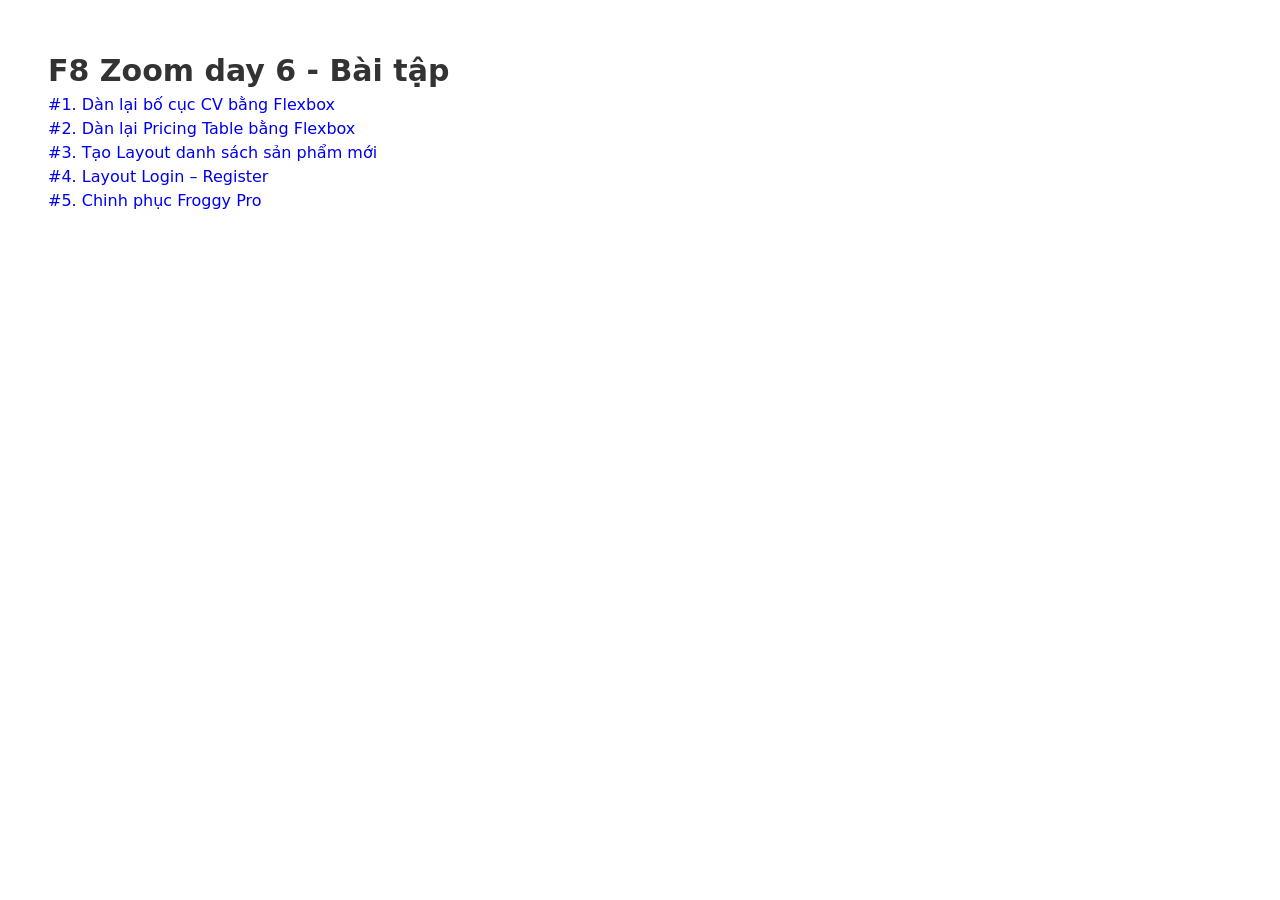
<file: index.html>
<!DOCTYPE html>
<html lang="vn">
<head>
    <meta charset="UTF-8">
    <meta name="viewport" content="width=device-width, initial-scale=1.0">

<link rel="stylesheet" href="./css/reset.css">
<link rel="stylesheet" href="./css/style.css">

    <title>F8 Zoom Day 6 - Bài tập</title>
</head>
<body class=" ">
    
<div class="box-index">
    <h1>F8 Zoom day 6 - Bài tập</h1>
    <ul>
        <li><a href="./cv-flex.html">#1. Dàn lại bố cục CV bằng Flexbox</a></li>
        <li><a href="./pricing-flex.html">#2. Dàn lại Pricing Table bằng Flexbox</a></li>
        <li><a href="./product-list.html">#3. Tạo Layout danh sách sản phẩm mới</a></li>
        <li><a href="./register-layout.html">#4. Layout Login – Register</a></li>
        <li><a href="./froggy.html">#5. Chinh phục Froggy Pro</a></li>
    </ul>
    </div>
</body>
</html>
</file>
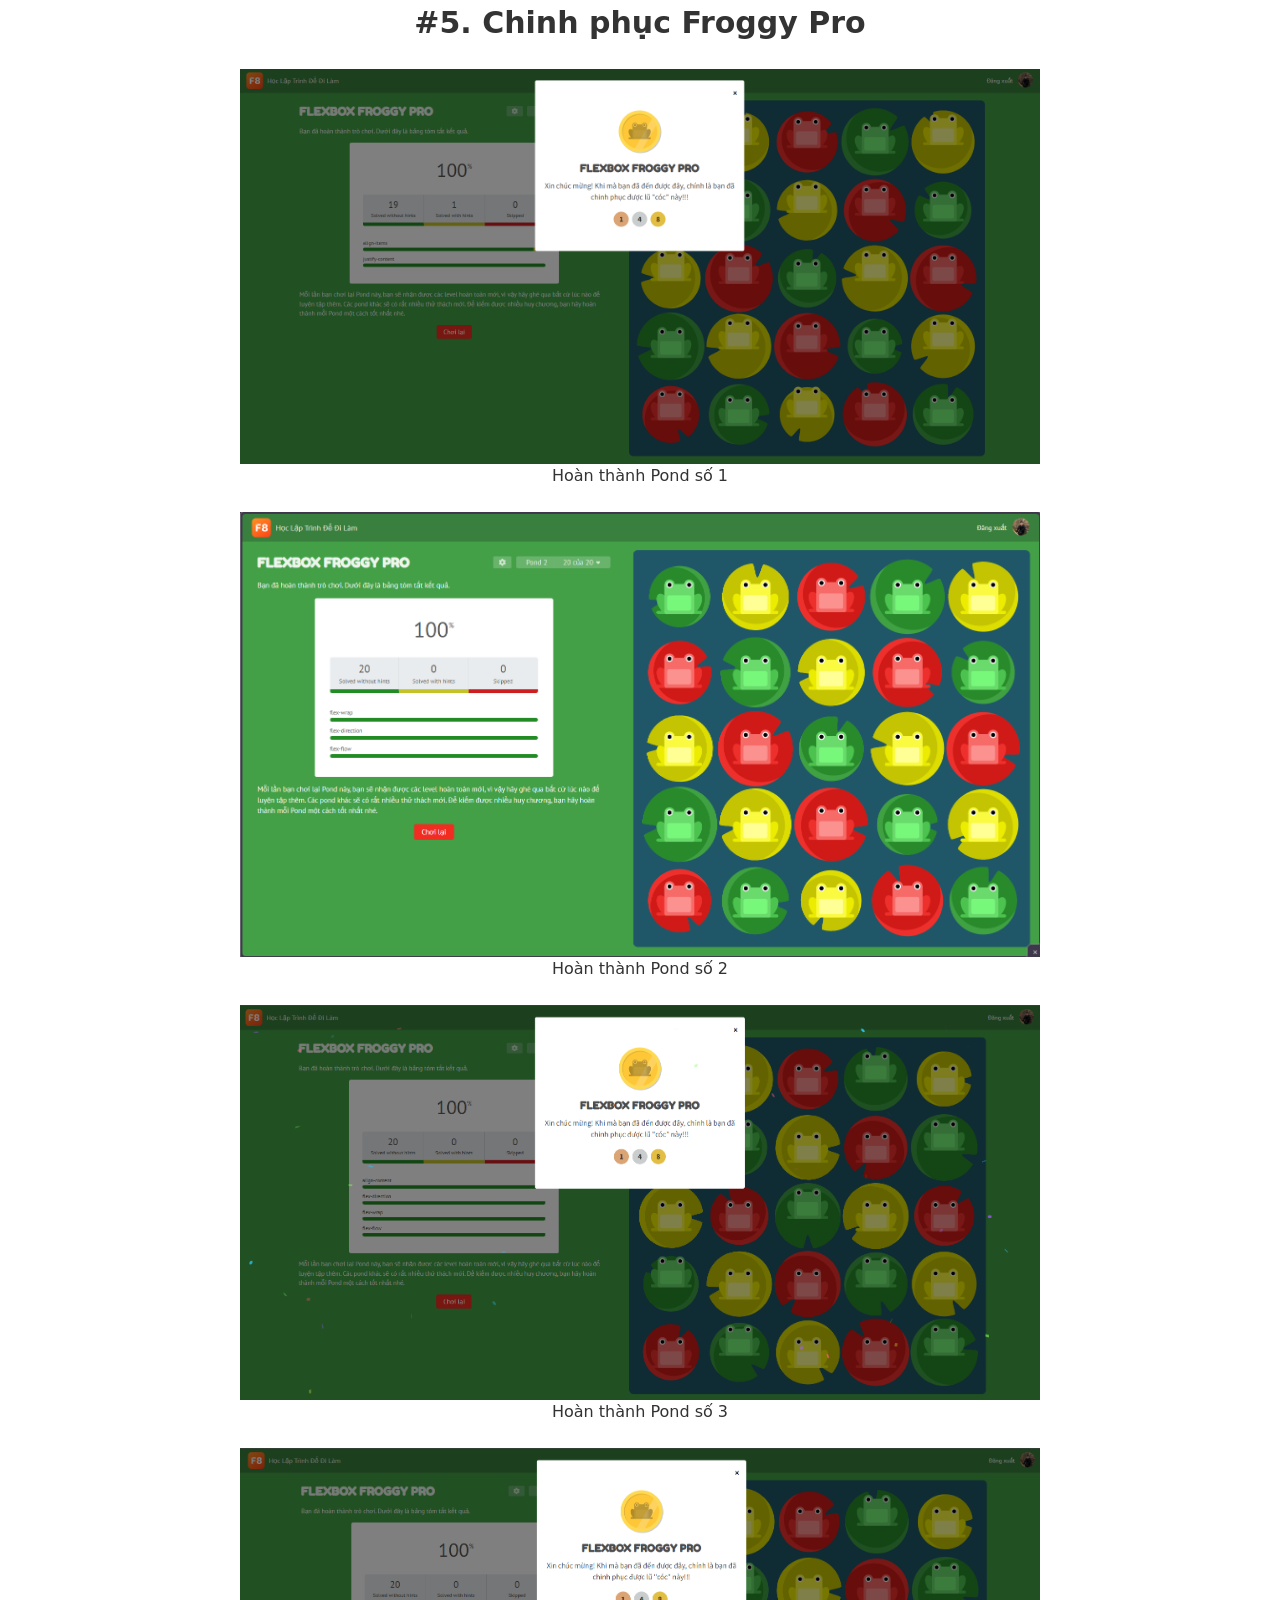
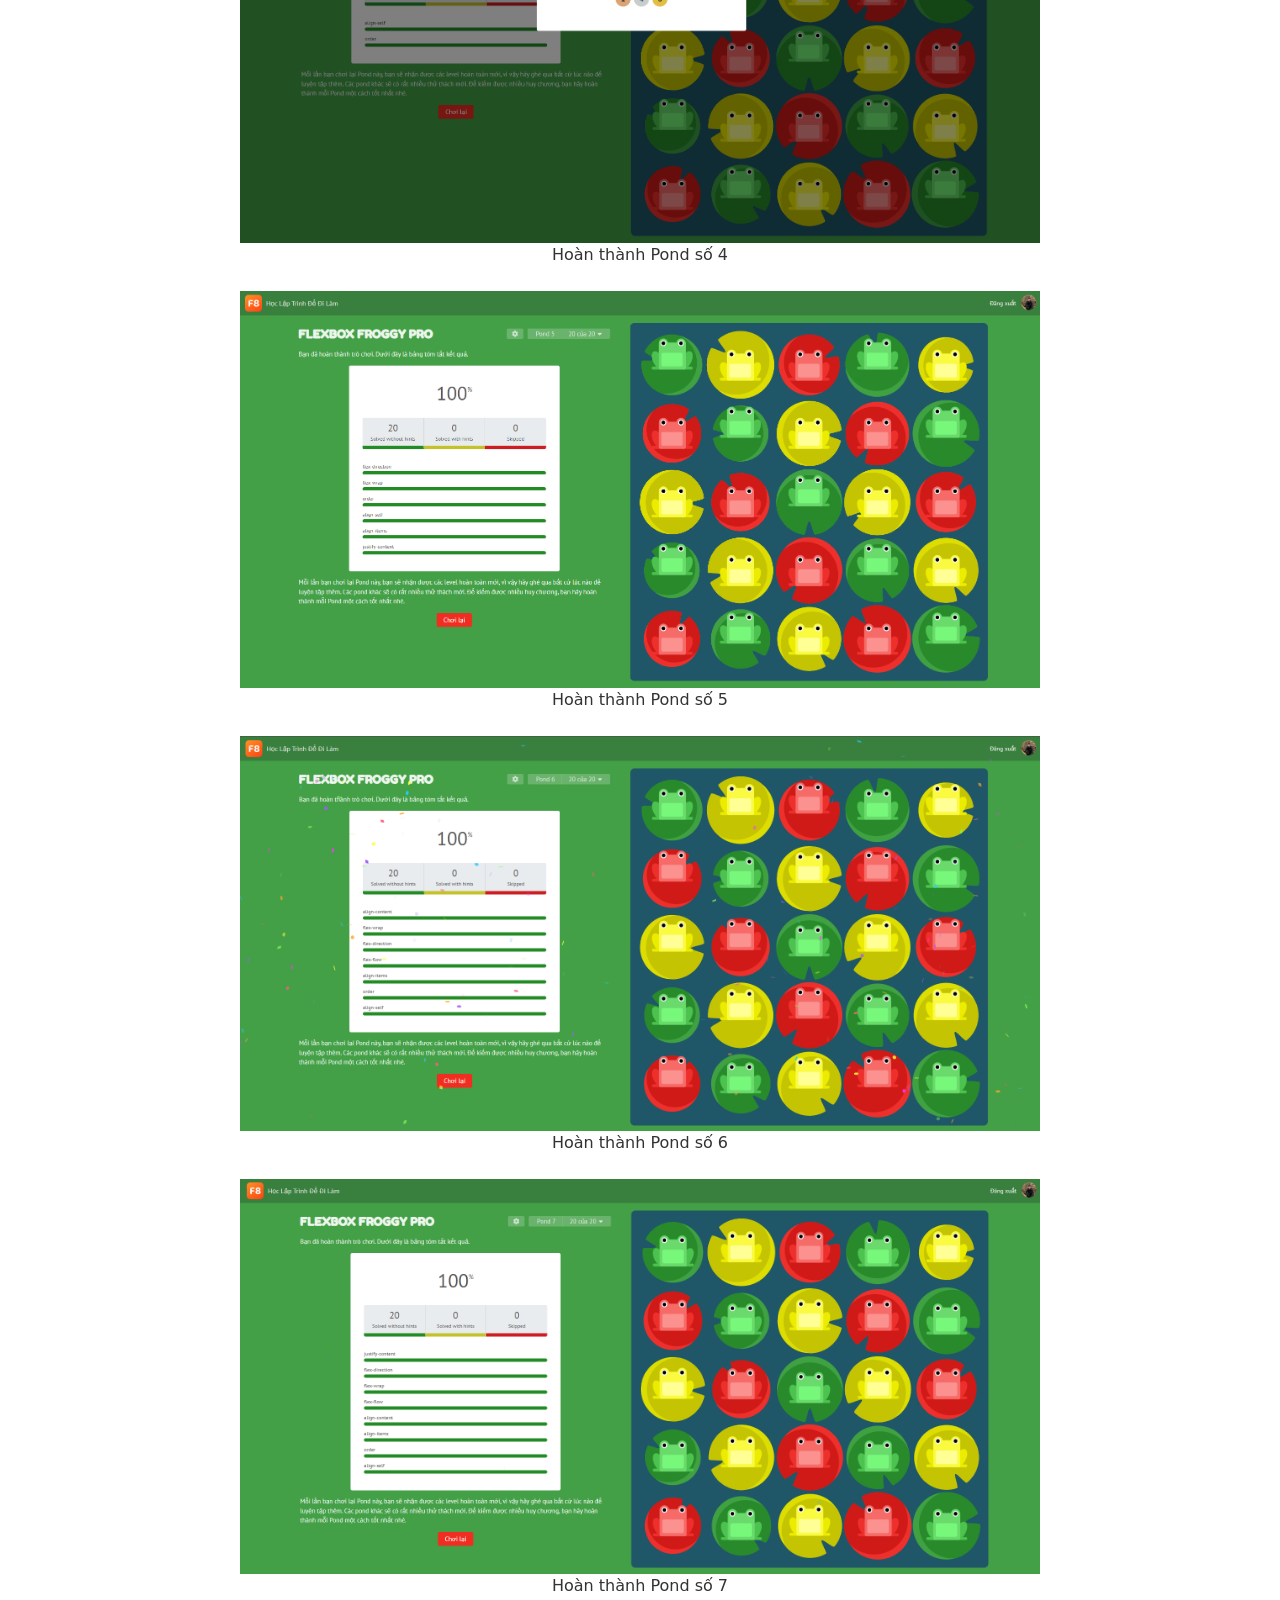
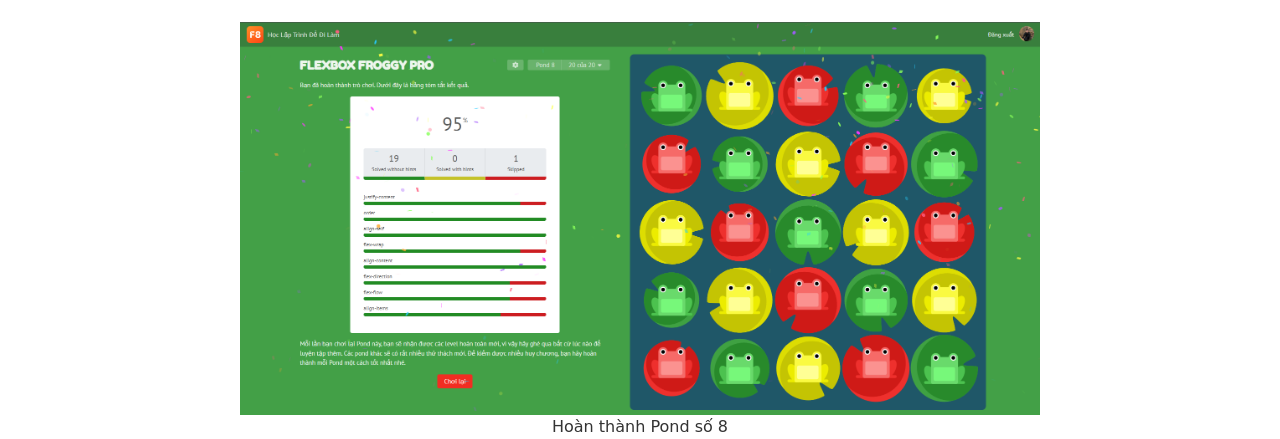
<file: froggy.html>
<!DOCTYPE html>
<html lang="vi">

<head>
    <meta charset="UTF-8">
    <meta name="viewport" content="width=device-width, initial-scale=1.0">
    <link rel="stylesheet" href="./css/reset.css">
    <link rel="stylesheet" href="./css/style.css">
    <title>#5. Chinh phục Froggy Pro</title>
</head>

<body class="froggy-container">
    <h1>#5. Chinh phục Froggy Pro</h1>
    <figure>
        <img src="./img/pond1.png" alt="froggy pond1">
        <figcaption>Hoàn thành Pond số 1</figcaption>
    </figure>
     <figure>
        <img src="./img/pond2.png" alt="froggy pond2">
        <figcaption>Hoàn thành Pond số 2</figcaption>
    </figure>
    <figure>
        <img src="./img/froggypro-pond-3.png" alt="froggy pond3">
        <figcaption>Hoàn thành Pond số 3</figcaption>
    </figure>
    <figure>
        <img src="./img/froggypro-pond-4.png" alt="froggy pond3">
        <figcaption>Hoàn thành Pond số 4</figcaption>
    </figure>
    <figure>
        <img src="./img/froggypro-pond-5.png" alt="froggy pond3">
        <figcaption>Hoàn thành Pond số 5</figcaption>
    </figure>
    <figure>
        <img src="./img/froggypro-pond-6.png" alt="froggy pond3">
        <figcaption>Hoàn thành Pond số 6</figcaption>
    </figure>
    <figure>
        <img src="./img/froggypro-pond-7.png" alt="froggy pond3">
        <figcaption>Hoàn thành Pond số 7</figcaption>
    </figure>
    <figure>
        <img src="./img/froggypro-pond-8.png" alt="froggy pond3">
        <figcaption>Hoàn thành Pond số 8</figcaption>
    </figure>
</body>

</html>
</file>
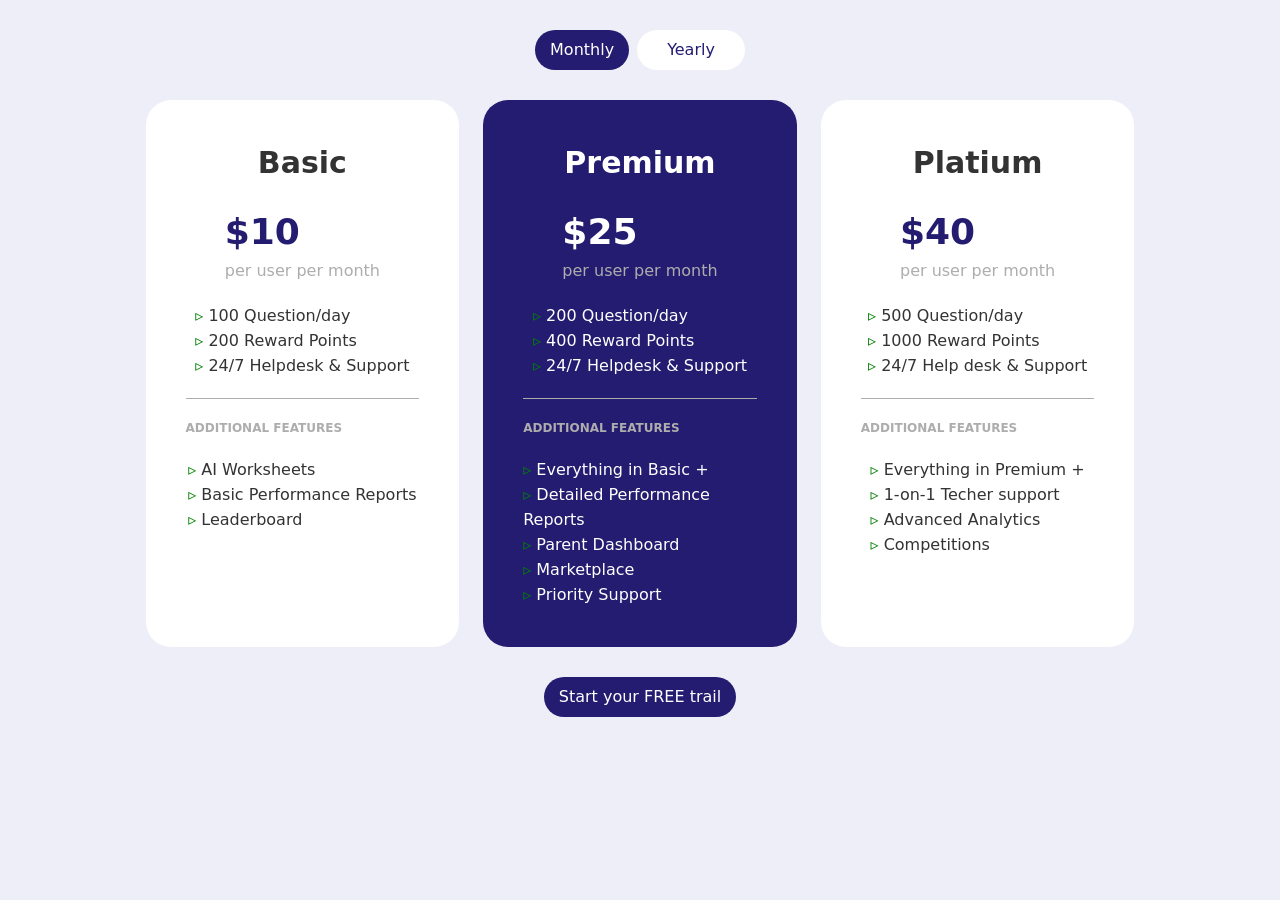
<file: pricing-flex.html>
<!doctype html>
<html lang="en">

<head>
    <meta charset="UTF-8" />
    <meta name="viewport" content="width=device-width, initial-scale=1.0" />
    <link rel="stylesheet" href="css/reset.css" />
    <link rel="stylesheet" href="css/style.css" />
    <title>#3. Pricing Table</title>
</head>

<body class="pricing-body">
    <div class="pricing-wrapper">
        <div class="pricing-header">
            
                <a href="#" class="btn-pricing">Monthly</a>
                <a href="#" class="btn-pricing btn-yearly">Yearly</a>
            
        </div>

        <div class="pricing-body">
            <div class="pricing-plan">
                <div class="plan-title">Basic</div>
                <div class="plan-price-wrapper">
                    <div class="plan-price">$10</div>
                    <span class="per-user">per user per month</span>
                </div>

                <div class="plan-features">
                    <ul>
                        <li class="plan-feature-item">100 Question/day</li>
                        <li class="plan-feature-item">200 Reward Points</li>
                        <li class="plan-feature-item">24/7 Helpdesk & Support</li>
                    </ul>
                </div>
                <div class="additional-features">ADDITIONAL FEATURES</div>
                <div class="plan-features">
                    <ul>
                        <li class="plan-feature-item">AI Worksheets</li>
                        <li class="plan-feature-item">Basic Performance Reports</li>
                        <li class="plan-feature-item">Leaderboard</li>
                    </ul>
                </div>
            </div>
            <div class="pricing-plan">
                <div class="plan-title">Premium</div>
                <div class="plan-price-wrapper">
                    <div class="plan-price">$25</div>
                    <span class="per-user">per user per month</span>
                </div>
                <div class="plan-features">
                    <ul>
                        <li class="plan-feature-item">200 Question/day</li>
                        <li class="plan-feature-item">400 Reward Points</li>
                        <li class="plan-feature-item">24/7 Helpdesk & Support</li>
                    </ul>
                </div>
                <div class="additional-features">ADDITIONAL FEATURES</div>
                <div class="plan-features">
                    <ul>
                        <li class="plan-feature-item">Everything in Basic +</li>
                        <li class="plan-feature-item">Detailed Performance Reports</li>
                        <li class="plan-feature-item">Parent Dashboard</li>
                        <li class="plan-feature-item">Marketplace</li>
                        <li class="plan-feature-item">Priority Support</li>
                    </ul>
                </div>
            </div>
            <div class="pricing-plan">
                <div class="plan-title">Platium</div>
                <div class="plan-price-wrapper">
                    <div class="plan-price">$40</div>
                    <span class="per-user">per user per month</span>
                </div>
                <div class="plan-features">
                    <ul>
                        <li class="plan-feature-item">500 Question/day</li>
                        <li class="plan-feature-item">1000 Reward Points</li>
                        <li class="plan-feature-item">24/7 Help desk & Support</li>
                    </ul>
                </div>
                <div class="additional-features">ADDITIONAL FEATURES</div>
                <div class="plan-features">
                    <ul>
                        <li class="plan-feature-item">Everything in Premium +</li>
                        <li class="plan-feature-item">1-on-1 Techer support</li>
                        <li class="plan-feature-item">Advanced Analytics</li>
                        <li class="plan-feature-item">Competitions</li>
                    </ul>
                </div>
            </div>

        </div>
        <div class="pricing-footer">           
                <a href="#" class="btn-pricing">Start your FREE trail</a>            
        </div>
    </div>
</body>

</html>
</file>
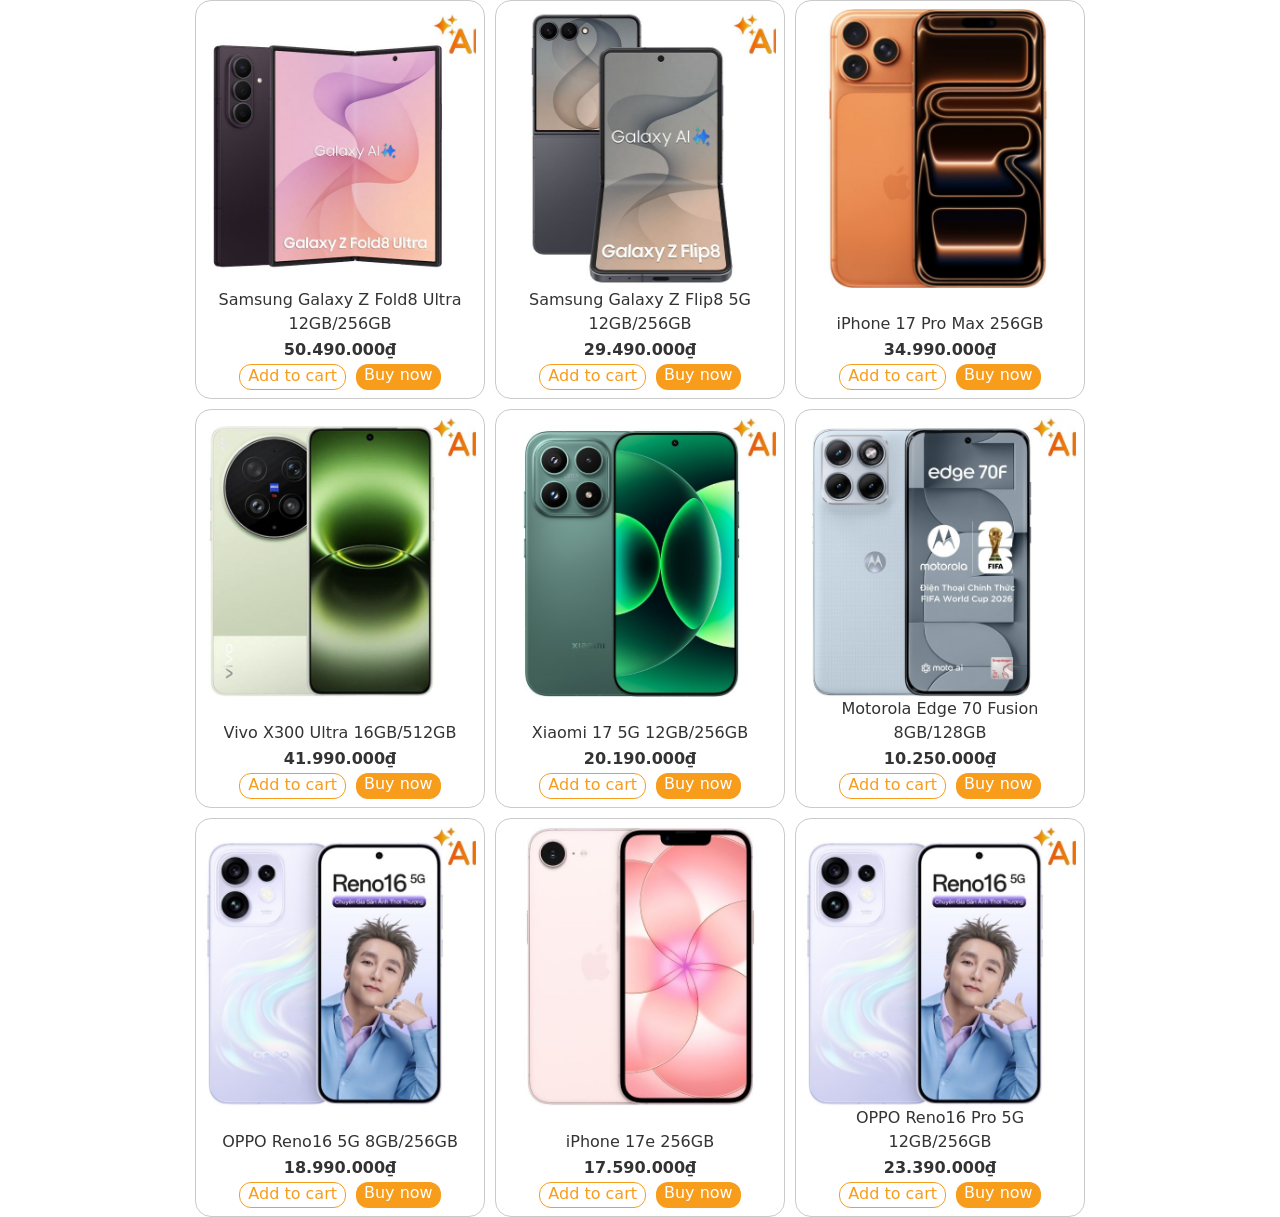
<file: product-list.html>
<!DOCTYPE html>
<html lang="en">

<head>
    <meta charset="UTF-8">
    <meta name="viewport" content="width=device-width, initial-scale=1.0">
    <link rel="stylesheet" href="./css/reset.css">
    <link rel="stylesheet" href="./css/style.css">

    <title>#3. Tạo Layout danh sách sản phẩm mới</title>
</head>

<body class="product-list-body">
    <div class="product-list-wrapper">
        <div class="box-item">
            <div class="box-item-img">
                <img src="./img/samsung-galaxy-z-fold8-ultra-violet-thumb-600x600.jpg" alt="" class="item-thumb">
            </div>

            <p class="product-title">Samsung Galaxy Z Fold8 Ultra 12GB/256GB</p>
            <strong class="item-price">50.490.000₫</strong>


            <div class="block-button">
                <a href="#" class="btn-buy btn-buy-white">Add to cart</a>
                <a href="#" class="btn-buy">Buy now</a>
            </div>
        </div>
        <div class="box-item">
            <div class="box-item-img">
                <img src="./img/samsung-galaxy-z-flip8-xam-thumb-600x600.jpg" alt="" class="item-thumb">
            </div>
            <p class="product-title">Samsung Galaxy Z Flip8 5G 12GB/256GB</p>
            <strong class="item-price">29.490.000₫</strong>
            <div class="block-button">
                <a href="#" class="btn-buy btn-buy-white">Add to cart</a>
                <a href="#" class="btn-buy">Buy now</a>
            </div>
        </div>
        <div class="box-item">
            <div class="box-item-img">
                <img src="./img/iphone-17-pro-max-cam-thumb-600x600.jpg" alt="" class="item-thumb">
            </div>
            <p class="product-title">iPhone 17 Pro Max 256GB</p>
            <strong class="item-price">34.990.000₫</strong>
            <div class="block-button">
                <a href="#" class="btn-buy btn-buy-white">Add to cart</a>
                <a href="#" class="btn-buy">Buy now</a>
            </div>
        </div>
        <div class="box-item">
            <div class="box-item-img">
                <img src="./img/vivo-x300-ultra-xanh-thumb-1-600x600.jpg" alt="" class="item-thumb">
            </div>
            <p class="product-title">Vivo X300 Ultra 16GB/512GB</p>
            <strong class="item-price">41.990.000₫</strong>
            <div class="block-button">
                <a href="#" class="btn-buy btn-buy-white">Add to cart</a>
                <a href="#" class="btn-buy">Buy now</a>
            </div>
        </div>
        <div class="box-item">
            <div class="box-item-img">
                <img src="./img/xiaomi-17-xanh-la-thumb-600x600.jpg" alt="" class="item-thumb">
            </div>
            <p class="product-title">Xiaomi 17 5G 12GB/256GB</p>
            <strong class="item-price">20.190.000₫</strong>
            <div class="block-button">
                <a href="#" class="btn-buy btn-buy-white">Add to cart</a>
                <a href="#" class="btn-buy">Buy now</a>
            </div>
        </div>
        <div class="box-item">
            <div class="box-item-img">
                <img src="./img/motorola-edge-70-fusion-xanh-lam-thumb-1-600x600.jpg" alt="" class="item-thumb">
            </div>
            <p class="product-title">Motorola Edge 70 Fusion 8GB/128GB</p>
            <strong class="item-price">10.250.000₫</strong>
            <div class="block-button">
                <a href="#" class="btn-buy btn-buy-white">Add to cart</a>
                <a href="#" class="btn-buy">Buy now</a>
            </div>
        </div>
        <div class="box-item">
            <div class="box-item-img">
                <img src="./img/oppo-reno16-5g-8gb-256gb-tim-nhat-thumb-600x600.jpg" alt="" class="item-thumb">
            </div>
            <p class="product-title">OPPO Reno16 5G 8GB/256GB</p>
            <strong class="item-price">18.990.000₫</strong>
            <div class="block-button">
                <a href="#" class="btn-buy btn-buy-white">Add to cart</a>
                <a href="#" class="btn-buy">Buy now</a>
            </div>
        </div>
        <div class="box-item">
            <div class="box-item-img">
                <img src="./img/iphone-17e-256gb-hong-thumb-600x600.jpg" alt="" class="item-thumb">
            </div>
            <p class="product-title">iPhone 17e 256GB</p>
            <strong class="item-price">17.590.000₫</strong>
            <div class="block-button">
                <a href="#" class="btn-buy btn-buy-white">Add to cart</a>
                <a href="#" class="btn-buy">Buy now</a>
            </div>
        </div>
        <div class="box-item">
            <div class="box-item-img">
                <img src="./img/oppo-reno16-5g-8gb-256gb-tim-nhat-thumb-600x600.jpg" alt="" class="item-thumb">
            </div>
                <p class="product-title">OPPO Reno16 Pro 5G 12GB/256GB</p>

            <strong class="item-price">23.390.000₫</strong>
            <div class="block-button">
                <a href="#" class="btn-buy btn-buy-white">Add to cart</a>
                <a href="#" class="btn-buy">Buy now</a>
            </div>
        </div>
    </div>
</body>

</html>
</file>
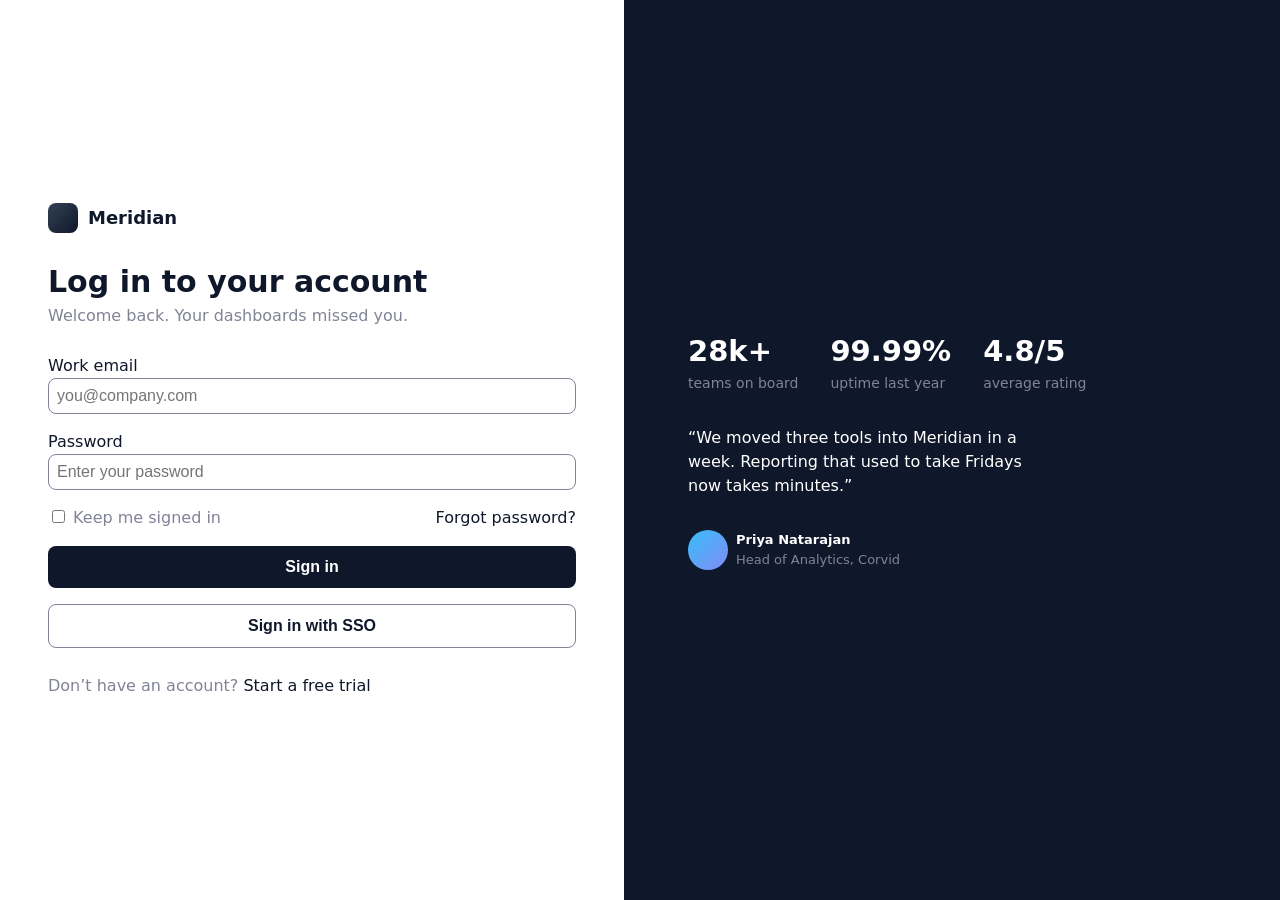
<file: register-layout.html>
<!DOCTYPE html>
<html lang="en">

<head>
    <meta charset="UTF-8">
    <meta name="viewport" content="width=device-width, initial-scale=1.0">
    <link rel="stylesheet" href="./css/reset.css">
    <link rel="stylesheet" href="./css/style.css">


    <title>#4. Layout Login – Register</title>
</head>

<body class="register-page">
    <div class="box-left">
        <div class="box-logo">
            <span class="logo"></span>
            Meridian
        </div>
        <div class="login-form-header">
            <h1>Log in to your account</h1>
            <p>Welcome back. Your dashboards missed you.</p>
        </div>
        <form class="login-form" action="">
            <div class="input-wrapper">
                <label for="mail" class="form-label">Work email</label>
                <input type="text" id="mail" class="form-text" placeholder="you@company.com">
            </div>
            <div class="input-wrapper">
                <label for="passwword" class="form-label">Password</label>
                <input type="password" id="passwword" class="form-text" placeholder="Enter your password">
            </div>
            <div class="row">
                <div class="input-wrapper">

                    <label for="keep-signed" class="form-label">
                        <input type="checkbox" name="" id="keep-signed">
                        <span>Keep me signed in</span></label>
                </div>
                <a class="form-label" href="">Forgot password?</a>
            </div>
            <button type="submit" class="btn-login">Sign in</button>
            <button type="submit" class="btn-login btn-login-white">Sign in with SSO</button>


        </form>


        <p class="login-form-footer">Don’t have an account? <a href="#" class="form-label">Start a free trial</a></p>

    </div>
    <div class="box-right">
        <div class="row">
            <div class="item">
                <b>28k+</b>
                <span>teams on board</span>
            </div>
            <div class="item">
                <b>99.99%</b>
                <span>uptime last year</span>
            </div>
            <div class="item">
                <b>4.8/5</b>
                <span>average rating</span>
            </div>
        </div>
        <div class="row">
            <p>“We moved three tools into Meridian in a week. Reporting that used to take Fridays now takes minutes.”
            </p>
        </div>
        <div class="row">
            <div class="avatar"></div>
            <div class="comment-author">
                <b>Priya Natarajan</b>
                <span>Head of Analytics, Corvid</span>
            </div>

        </div>
    </div>
</body>

</html>
</file>
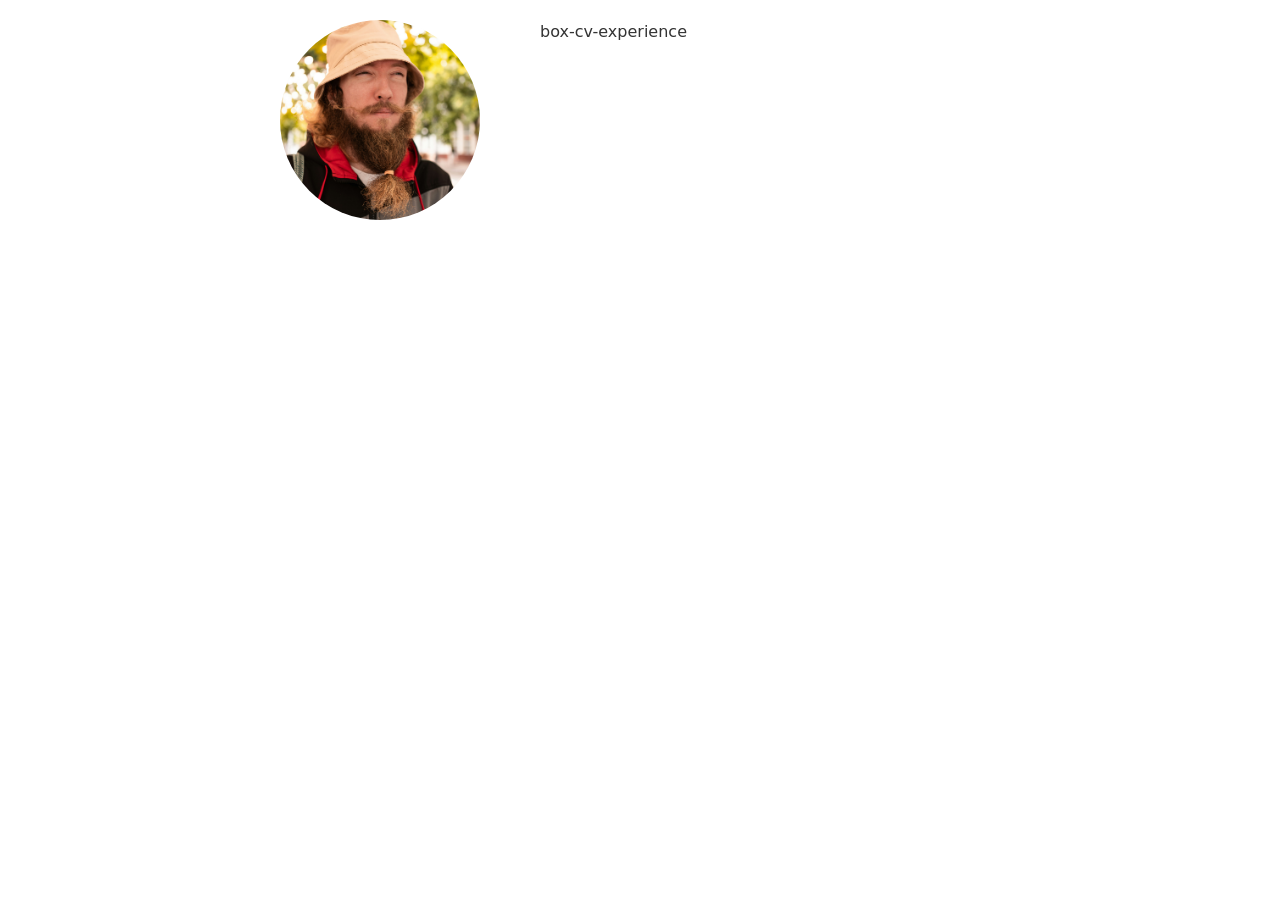
<file: testflex.html>
<!DOCTYPE html>
<html lang="en">
<head>
    <meta charset="UTF-8">
    <meta name="viewport" content="width=device-width, initial-scale=1.0">
        <link rel="stylesheet" href="./css/reset.css">
<link rel="stylesheet" href="./css/style.css">
    <title>Document</title>
</head>
<body>
    <div class="cv-wrapper">
        <div class="cv-info">
            <div class="cv-info-header">
                <div class="cv-avatar"></div>                
                <h1 class="heading1">CHRISTOPHER MILLER</h1>
                <h3>Content Leader</h3>
            </div>
            <div class="cv-info-body"></div>
        </div>
        <div class="box-cv-experience">box-cv-experience</div>
    </div>
</body>
</html>
</file>
<file: css/style.css>
* {
    box-sizing: border-box;
}
html {
    font-size: 62.5%;
}
h1,
h2,
h3,
h4,
h5,
h6,
strong,
b {
    font-weight: 600;
}
h1 {
    font-size: 3rem;
}
h2 {
    font-size: 2.2rem;
}
h3 {
    font-size: 1.8rem;
}

button,
input,
textarea,
select {
    font-size: inherit;
    font-weight: inherit;
}
body {
    color: #333333;
    font-family:
        system-ui,
        -apple-system,
        BlinkMacSystemFont,
        "Segoe UI",
        Roboto,
        Helvetica,
        Arial,
        sans-serif;
    margin: 0;
    line-height: 1.5;
    font-size: 1.6rem;
}

a, a:visited {
    text-decoration: none;
}
.box-index{
    padding: 48px;
}
.cv-page {
    background-color: #6d2c2c;
    --primary-color: #21212a;
}
.cv-wrapper {
    width: 800px;
    display: flex;
    margin-left: auto;
    margin-right: auto;
}
.cv-info {
    flex-grow: 1;
    flex-basis: 0;
    background-color: var(--primary-color);
    color: #fff;
    padding: 0 20px;
}
.cv-info-header {
    text-align: center;
}
.cv-info-body {
    padding-top: 20px;
    padding-bottom: 20px;
}
.cv-info-body li {
    line-height: 3rem;
}
.cv-info-body .cv-detail-info {
    margin-left: 20px;
}
.box-cv-experience {
    background-color: #fff;
    color: var(--primary-color);
    flex-grow: 2;
    flex-basis: 0;
    padding: 20px;
}
.box-cv-experience ul {
    list-style-type: disc;
    padding-inline-start: 2.5rem;
}

.cv-avatar {
    width: 200px;
    height: 200px;
    margin: 20px auto;
    border-radius: 50%;
    background-image: url(../img/cv-avt.jpg);
    background-position: center;
    background-size: cover;
}

.box-cv-experience h1 {
    text-align: center;
    display: inline-block;
}

.box-cv-experience h2 {
    margin-bottom: 5px;
    border-bottom: 2px solid var(--primary-color);
}

.box-cv-experience h3 {
    display: flex;
    justify-content: space-between;

}

.box-cv-experience h3 span {
    display: inline-block;
}

.full-width {
    width: 100%;
}

/* CSS pricing-table */
.pricing-body {
    background: #edeef7;
}
.pricing-wrapper{
    display: flex;
    flex-direction: column;
}
.pricing-header,
.pricing-footer {
    height: 100px;
}
.pricing-header,
.pricing-body,
.pricing-footer {
    display: flex;
    justify-content: center;
}
.pricing-header,
.pricing-footer {
    align-items: center
}
.pricing-body, .pricing-header {    
    gap: 24px;
}
.pricing-header {    
    gap: 8px;
}

.pricing-plan {
    background: #fff;
    border-radius: 25px;
    text-align: left;
    padding: 40px;
    display: flex;
    flex-direction: column;
    gap: 20px;
    align-items: center;
    flex-grow: 1;
    flex-basis: 0;
}
.pricing-plan:hover {
    box-shadow: 3px 5px 10px rgb(35, 28, 112, 0.4);
}

.pricing-body .pricing-plan:nth-child(2) {
    background-color: #231c70;
    color: #fff;
}

.btn-pricing {
    padding: 8px 15px;
    background-color: #231c70;
    color: #fff;
    border-radius: 20px;
    border: none;
}

.btn-yearly {
    color: #231c70;
    background-color: #fff;
    padding-left: 30px;
    padding-right: 30px;
}

.plan-title {
    font-size: 3rem;
    font-weight: 700;
}
.plan-price {
    font-size: 36px;
    font-weight: 700;
}

.pricing-body .pricing-plan:not(:nth-child(2)) .plan-price {
    color: #231c70;
}

.per-user {
    color: #adadad;
}
.plan-features {
    line-height: 25px;
}
.plan-features li::before {
    content: "▹ ";
    color: green;
}
.additional-features {
    align-self: stretch;
    padding-top: 20px;
    border-top: solid 1px #adadad;
    font-size: 12px;
    font-weight: bold;
    color: #adadad;
}

/* css trang product-list */
.product-list-body {
    display: flex;
    justify-content: center;
}
.product-list-wrapper {
    --column: 3;
    --spacing: 10px;
    max-width: 900px;
    margin-left: calc(-1 * var(--spacing));
    display: flex;
    justify-content: center;
    flex-wrap: wrap;
    row-gap: var(--spacing);
}
.box-item {
    flex-grow: 1;
    flex-basis: calc(100% / var(--column) - var(--spacing));
    min-width: 200px;
    margin-left: var(--spacing);
    border: #cacaca 1px solid;
    border-radius: 16px;
    padding: 8px;
    display: flex;
    flex-direction: column;
    align-items: center;
    justify-content: space-between;
    gap: 2px;
}
.box-item:hover {
    box-shadow: 0 0 10px 5px rgba(117, 146, 146, 0.6);
}
.box-item .box-item-img {
    width: 100%;
    overflow: hidden;
}

.box-item-img img {
    width: 100%;
    height: 100%;
    object-fit: cover;
}
.box-item .product-title {
    height: 4.6rem;
    display: flex;
    flex-direction: column;
    justify-content: flex-end;
    overflow: hidden;
    text-align: center;
}
.block-button {
    display: flex;
    gap: 10px;
}
.btn-buy {
    color: #fff;
    background-color: #f89c1c;
    line-height: 1.8rem;
    padding: 2px 8px 4px 8px;
    border-radius: 12px;
}

.btn-buy-white {
    background-color: #fff;
    color: #f89c1c;
    border: 1px solid #f89c1c;
}
/* css register-layout */
.register-page {
    --color1: #0f172a;
    --color2: #818397;
    display: flex;
    min-height: 100vh;
    width: 100%;
    color: var(--color1);
}
.register-page a, .register-page a:visited {
    color:var(--color1);
}
.register-page h1{
    font-weight: 700;
}
.register-page .box-left {
    /* max-width: 560px; */
    padding: 48px;
    flex:1 1 0;
    display: flex;
    flex-direction: column;
    gap: 26px;
    /* align-items:center; */
    justify-content: center;
}
.register-page .box-left .box-logo{
    display: flex;
    align-items: center;
    gap: 10px;
    font-weight: 800;
    font-size: 1.8rem;
}

.register-page .box-left .box-logo span{
    width: 30px;
    height: 30px;
    border-radius: 8px;
    background: linear-gradient(135deg, #334155, #0f172a);
}
.register-page .box-left p, .register-page .box-left span{
    color:var(--color2);
}
.register-page .box-right{
    flex: 1 1 0;
    background-color: var(--color1);
    color: #fff;
    padding: 64px;
    display: flex;
    flex-direction: column;
    justify-content: center;
    gap: 32px;
}

.register-page .box-right .row{
    display: flex;
}
.register-page .box-right .row:first-of-type{
    gap: 32px;
}
.register-page .box-right .row:nth-of-type(2){
    max-width: 350px;
}
.register-page .box-right .row:last-of-type{
    gap: 8px;
}
.register-page .box-right .row .item{
    display: flex;
    flex-direction: column;
}
.register-page .box-right .row .item b{
    font-size: 2.9rem;
    font-weight: 700;
}
.register-page .box-right .row .item span{
    font-size: 1.4rem;
    color: var(--color2);
}
.register-page .box-right .row .avatar{
    width: 40px;
    height: 40px;
    border-radius: 50%;
    background: linear-gradient(135deg, #38bdf8, #818cf8);
}
.register-page .box-right .row .comment-author{
    display: flex;
    flex-direction: column;
    font-size: 1.3rem;
}
.register-page .box-right .row .comment-author span{
    color: var(--color2);
}
.register-page .login-form{
    display: flex;
    flex-direction: column;
    gap:16px;
}
.register-page .login-form .form-text{
    padding: 8px;
    border: 1px solid var(--color2);
    border-radius: 8px;
}
.register-page .form-label {
    font-weight: 500;
}
.register-page .input-wrapper{
    display: flex;
    flex-direction: column;
}

.register-page .login-form .row{
    display: flex;
    justify-content:space-between;
}
.register-page .login-form .row .input-wrapper{
    flex-direction: row;
    gap: 10px;
}
.register-page .btn-login{
    padding: 12px 0;
    border: none;
    border-radius: 8px;
    color: #fff;
    background-color: var(--color1);
    font-weight: 600;
}
.register-page .btn-login-white{
    border: 1px solid #818397;
    color:var(--color1);
    background-color: #fff;
}

.froggy-container{
    display: flex;
    flex-direction: column;
    gap: 24px;
    align-items: center;
}
.froggy-container figure{
    display: flex;
    flex-direction: column;
    align-items: center;
}
.froggy-container img{
    width: 800px;
}
</file>
